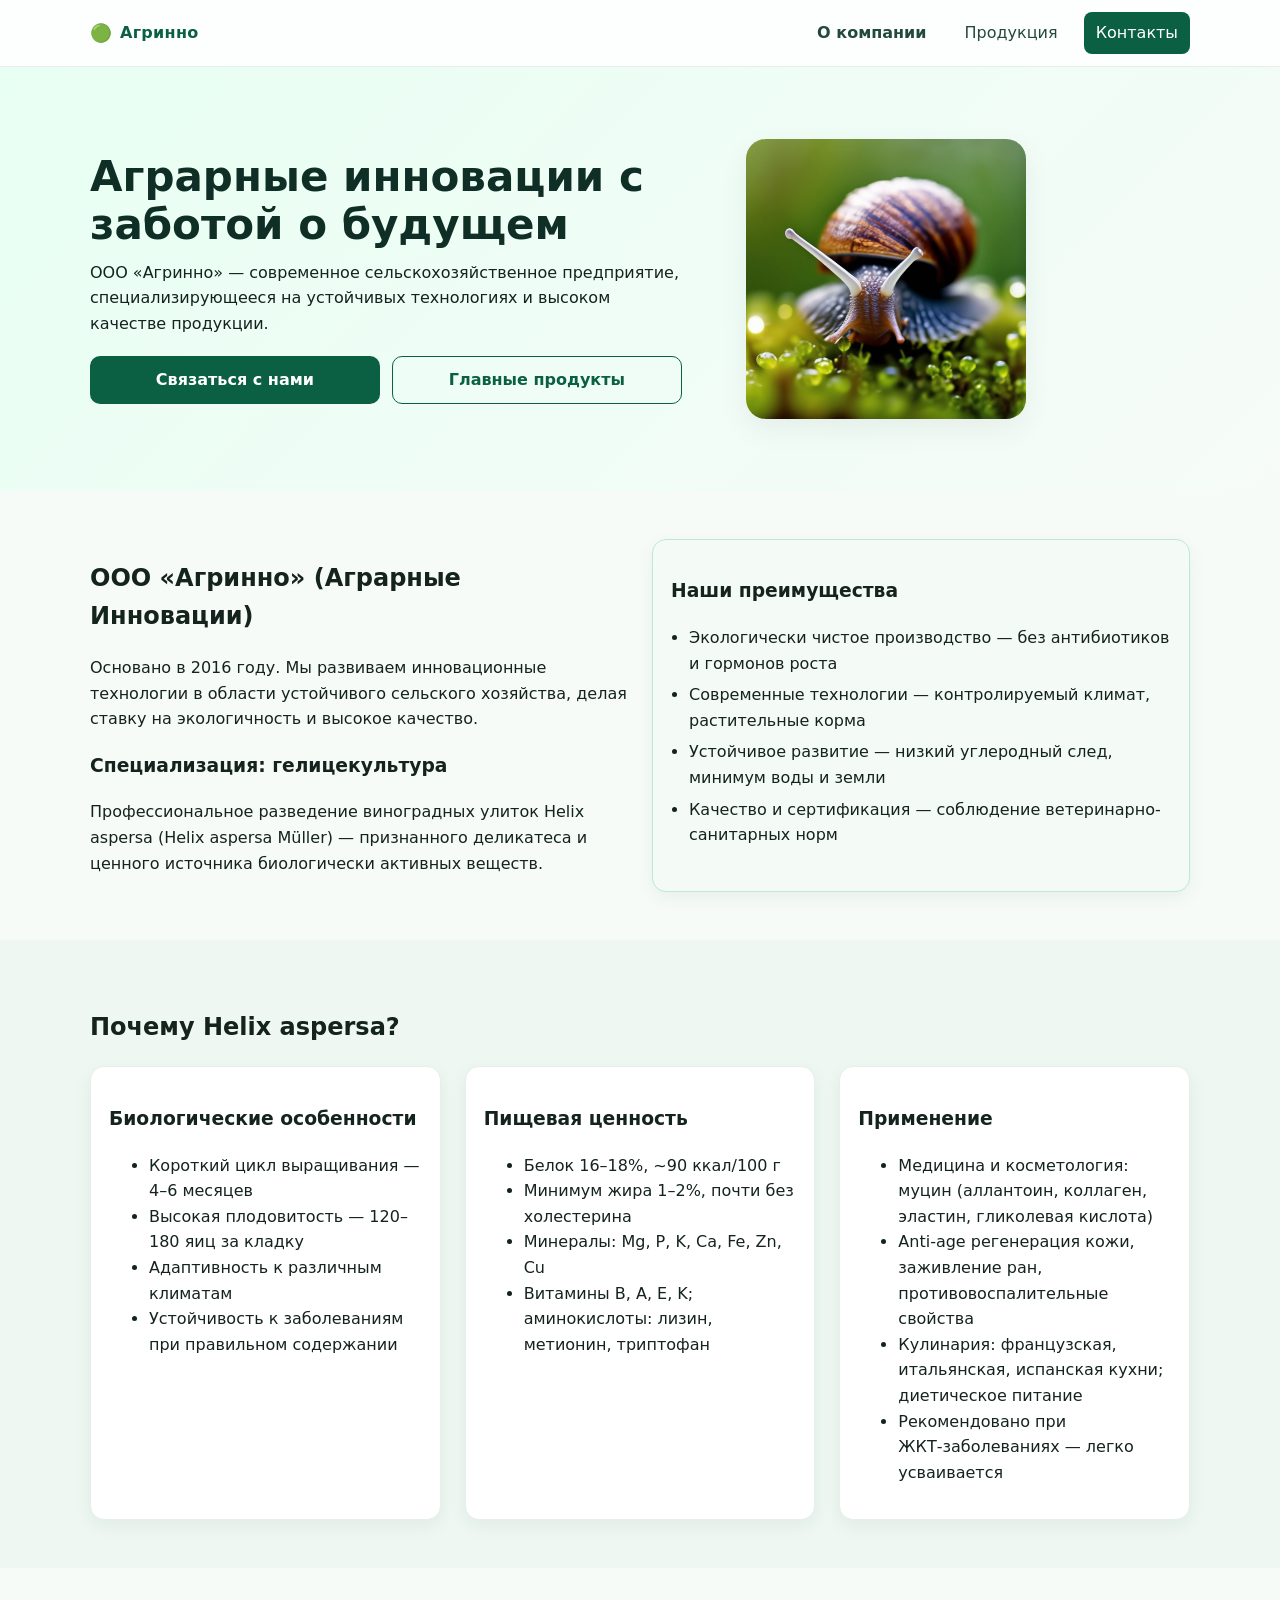
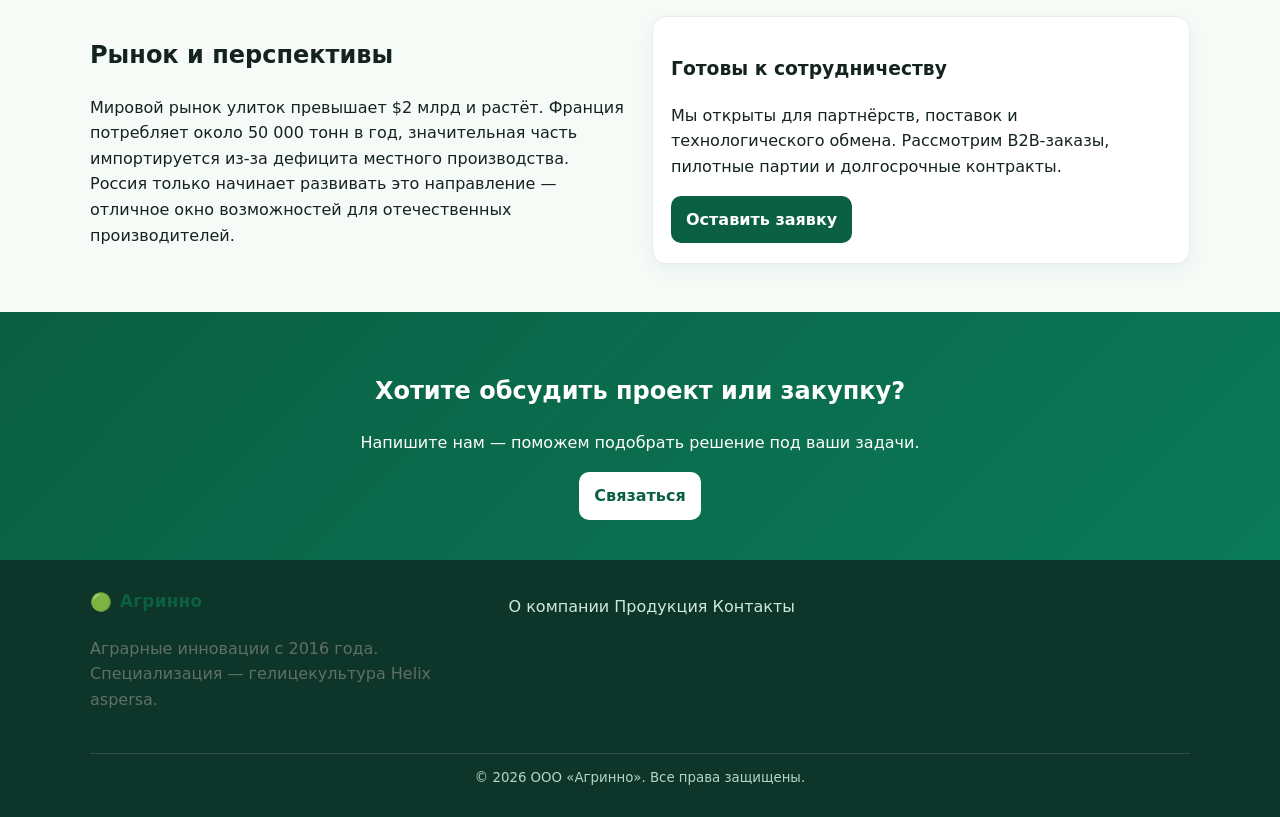
<file: index.html>
<!doctype html>
<html lang="ru">
<head>
  <meta charset="utf-8" />
  <meta name="viewport" content="width=device-width, initial-scale=1" />
  <title>ООО «Агринно» — Аграрные инновации с заботой о будущем</title>
  <meta name="description" content="ООО «Агринно» — современное сельскохозяйственное предприятие. Специализация: гелицекультура (Helix aspersa). Экологично, современно, устойчиво." />
  <link rel="preload" href="styles.css" as="style" />
  <link rel="stylesheet" href="styles.css" />
  <link rel="icon" href="assets/img/favicon.png" />
  <meta property="og:title" content="ООО «Агринно» — Аграрные инновации" />
  <meta property="og:description" content="Гелицекультура Helix aspersa. Экологичное производство, устойчивые технологии, высокое качество." />
  <meta property="og:type" content="website" />
  <meta property="og:url" content="https://example.com/" />
  <meta property="og:image" content="https://example.com/assets/img/og-image.jpg" />
  <script type="application/ld+json">
  {
    "@context": "https://schema.org",
    "@type": ["Organization","LocalBusiness","Farm"],
    "name": "ООО «Агринно»",
    "alternateName": "Аграрные Инновации",
    "foundingDate": "2016",
    "description": "Современное сельскохозяйственное предприятие, специализация — гелицекультура Helix aspersa.",
    "url": "https://example.com",
    "logo": "https://example.com/assets/img/logo.svg",
    "image": "https://example.com/assets/imgg/og-image.jpg",
    "address": {
      "@type": "PostalAddress",
      "addressCountry": "RU"
    },
    "sameAs": []
  }
  </script>
  <script src="script.js" defer></script>
</head>
<body>
  <header class="site-header">
    <div class="container header-inner">
      <a class="logo" href="index.html" aria-label="Агринно — на главную">
        <span class="logo-mark" aria-hidden="true">🟢</span>
        <span class="logo-text">Агринно</span>
      </a>
      <button class="nav-toggle" aria-label="Открыть меню" aria-expanded="false">☰</button>
      <nav class="site-nav" aria-label="Главное меню">
        <a class="nav-link active" href="index.html">О компании</a>
        <a class="nav-link" href="products.html">Продукция</a>
        <a class="nav-link cta" href="contacts.html">Контакты</a>
      </nav>
    </div>
  </header>

  <main>
   <section class="hero" role="region" aria-label="Аграрные инновации">
  <div class="container hero-inner hero-grid">
    <div class="hero-content">
      <h1>Аграрные инновации с заботой о будущем</h1>
      <p>ООО «Агринно» — современное сельскохозяйственное предприятие, специализирующееся на устойчивых технологиях и высоком качестве продукции.</p>
      <div class="hero-actions">
        <a class="btn primary" href="contacts.html">Связаться с нами</a>
        <a class="btn ghost" href="products.html">Главные продукты</a>
      </div>
    </div>

    <figure class="hero-art hero-media">
      <picture>
        <source srcset="imgg/333ecb66afa711eeb3537acfd41307a6_upscaled.jfif">
        <img
          src="imgg/333ecb66afa711eeb3537acfd41307a6_upscaled.jfif"
          width="1200" height="900"
          loading="eager" decoding="async" fetchpriority="high"
          sizes="(min-width: 900px) 40vw, 92vw"
        >
      </picture>
    </figure>
  </div>
</section>

    <section class="section">
      <div class="container grid two">
        <div>
          <h2>ООО «Агринно» (Аграрные Инновации)</h2>
          <p>Основано в 2016 году. Мы развиваем инновационные технологии в области устойчивого сельского хозяйства, делая ставку на экологичность и высокое качество.</p>
          <h3>Специализация: гелицекультура</h3>
          <p>Профессиональное разведение виноградных улиток Helix aspersa (Helix aspersa Müller) — признанного деликатеса и ценного источника биологически активных веществ.</p>
        </div>
        <div class="card highlight">
          <h3>Наши преимущества</h3>
          <ul class="checklist">
            <li>Экологически чистое производство — без антибиотиков и гормонов роста</li>
            <li>Современные технологии — контролируемый климат, растительные корма</li>
            <li>Устойчивое развитие — низкий углеродный след, минимум воды и земли</li>
            <li>Качество и сертификация — соблюдение ветеринарно-санитарных норм</li>
          </ul>
        </div>
      </div>
    </section>

    <section class="section alt">
      <div class="container">
        <h2>Почему Helix aspersa?</h2>
        <div class="grid three">
          <div class="card">
            <h3>Биологические особенности</h3>
            <ul>
              <li>Короткий цикл выращивания — 4–6 месяцев</li>
              <li>Высокая плодовитость — 120–180 яиц за кладку</li>
              <li>Адаптивность к различным климатам</li>
              <li>Устойчивость к заболеваниям при правильном содержании</li>
            </ul>
          </div>
          <div class="card">
            <h3>Пищевая ценность</h3>
            <ul>
              <li>Белок 16–18%, ~90 ккал/100 г</li>
              <li>Минимум жира 1–2%, почти без холестерина</li>
              <li>Минералы: Mg, P, K, Ca, Fe, Zn, Cu</li>
              <li>Витамины B, A, E, K; аминокислоты: лизин, метионин, триптофан</li>
            </ul>
          </div>
          <div class="card">
            <h3>Применение</h3>
            <ul>
              <li>Медицина и косметология: муцин (аллантоин, коллаген, эластин, гликолевая кислота)</li>
              <li>Anti‑age регенерация кожи, заживление ран, противовоспалительные свойства</li>
              <li>Кулинария: французская, итальянская, испанская кухни; диетическое питание</li>
              <li>Рекомендовано при ЖКТ‑заболеваниях — легко усваивается</li>
            </ul>
          </div>
        </div>
      </div>
    </section>

    <section class="section">
      <div class="container grid two">
        <div>
          <h2>Рынок и перспективы</h2>
          <p>Мировой рынок улиток превышает $2 млрд и растёт. Франция потребляет около 50 000 тонн в год, значительная часть импортируется из‑за дефицита местного производства. Россия только начинает развивать это направление — отличное окно возможностей для отечественных производителей.</p>
        </div>
        <div class="card">
          <h3>Готовы к сотрудничеству</h3>
          <p>Мы открыты для партнёрств, поставок и технологического обмена. Рассмотрим B2B‑заказы, пилотные партии и долгосрочные контракты.</p>
          <a class="btn primary" href="contacts.html">Оставить заявку</a>
        </div>
      </div>
    </section>

    <section class="cta">
      <div class="container cta-inner">
        <h2>Хотите обсудить проект или закупку?</h2>
        <p>Напишите нам — поможем подобрать решение под ваши задачи.</p>
        <a class="btn inverse" href="contacts.html">Связаться</a>
      </div>
    </section>
  </main>

  <footer class="site-footer">
    <div class="container footer-grid">
      <div>
        <div class="logo footer-logo"><span class="logo-mark">🟢</span><span class="logo-text">Агринно</span></div>
        <p class="muted">Аграрные инновации с 2016 года. Специализация — гелицекультура Helix aspersa.</p>
      </div>
      <nav class="footer-nav" aria-label="Навигация в подвале">
        <a href="index.html">О компании</a>
        <a href="products.html">Продукция</a>
        <a href="contacts.html">Контакты</a>
      </nav>
      <div class="footer-copy">
        <small>© <span id="year"></span> ООО «Агринно». Все права защищены.</small>
      </div>
    </div>
  </footer>
</body>
</html>
</file>
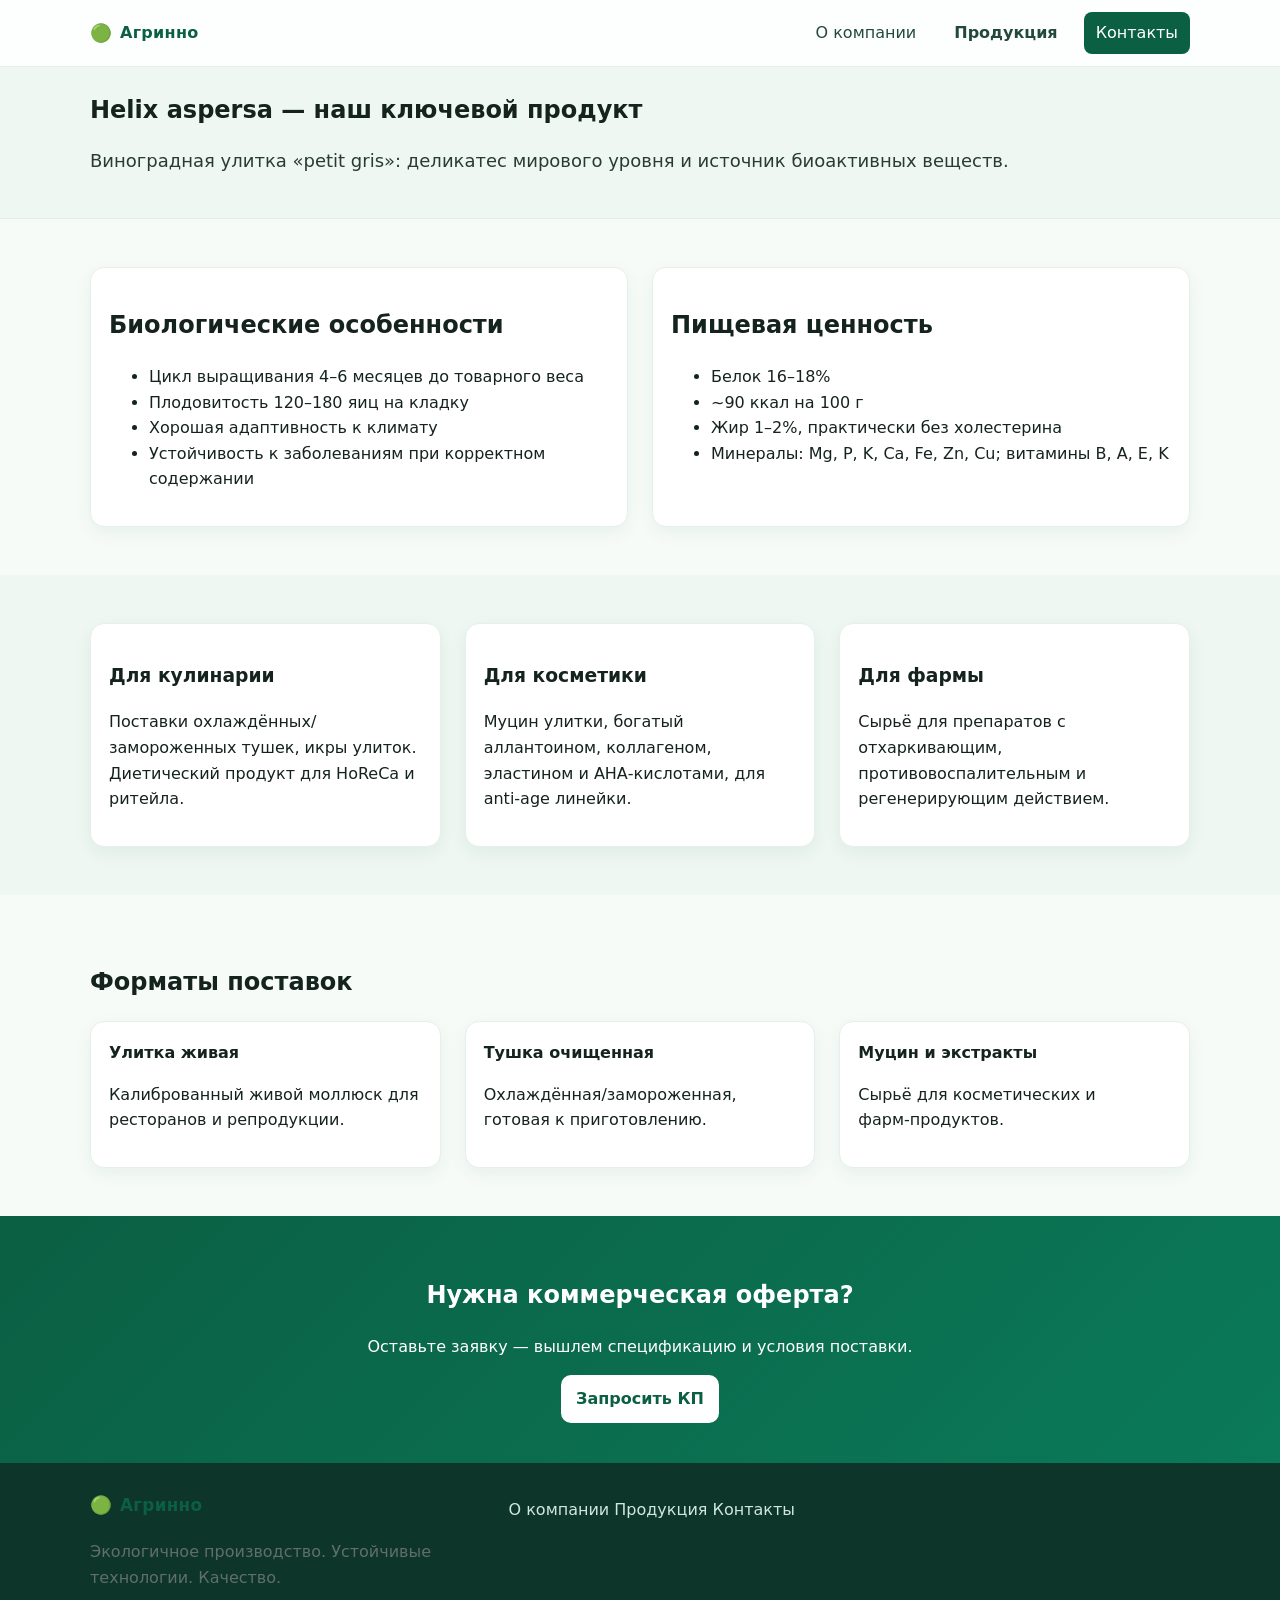
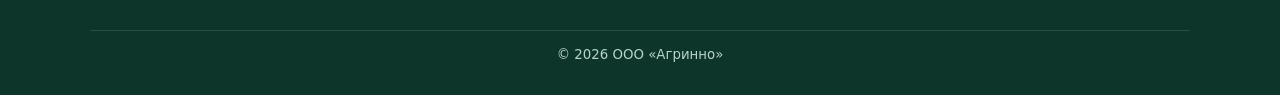
<file: products.html>
<!doctype html>
<html lang="ru">
<head>
  <meta charset="utf-8" />
  <meta name="viewport" content="width=device-width, initial-scale=1" />
  <title>Продукция — ООО «Агринно»</title>
  <meta name="description" content="Helix aspersa — пищевая ценность, особенности разведения, сферы применения: кулинария, косметология, фармацевтика." />
  <link rel="preload" href="styles.css" as="style" />
  <link rel="stylesheet" href="styles.css" />
  <link rel="icon" href="assets/img/favicon.png" />
  <script src="script.js" defer></script>
</head>
<body>
  <header class="site-header">
    <div class="container header-inner">
      <a class="logo" href="index.html"><span class="logo-mark">🟢</span><span class="logo-text">Агринно</span></a>
      <button class="nav-toggle" aria-label="Открыть меню" aria-expanded="false">☰</button>
      <nav class="site-nav" aria-label="Главное меню">
        <a class="nav-link" href="index.html">О компании</a>
        <a class="nav-link active" href="products.html">Продукция</a>
        <a class="nav-link cta" href="contacts.html">Контакты</a>
      </nav>
    </div>
  </header>

  <main>
    <section class="page-hero">
      <div class="container">
        <h1>Helix aspersa — наш ключевой продукт</h1>
        <p class="lead">Виноградная улитка «petit gris»: деликатес мирового уровня и источник биоактивных веществ.</p>
      </div>
    </section>

    <section class="section">
      <div class="container grid two">
        <div class="card">
          <h2>Биологические особенности</h2>
          <ul>
            <li>Цикл выращивания 4–6 месяцев до товарного веса</li>
            <li>Плодовитость 120–180 яиц на кладку</li>
            <li>Хорошая адаптивность к климату</li>
            <li>Устойчивость к заболеваниям при корректном содержании</li>
          </ul>
        </div>
        <div class="card">
          <h2>Пищевая ценность</h2>
          <ul>
            <li>Белок 16–18%</li>
            <li>~90 ккал на 100 г</li>
            <li>Жир 1–2%, практически без холестерина</li>
            <li>Минералы: Mg, P, K, Ca, Fe, Zn, Cu; витамины B, A, E, K</li>
          </ul>
        </div>
      </div>
    </section>

    <section class="section alt">
      <div class="container grid three">
        <div class="card">
          <h3>Для кулинарии</h3>
          <p>Поставки охлаждённых/замороженных тушек, икры улиток. Диетический продукт для HoReCa и ритейла.</p>
        </div>
        <div class="card">
          <h3>Для косметики</h3>
          <p>Муцин улитки, богатый аллантоином, коллагеном, эластином и AHA‑кислотами, для anti‑age линейки.</p>
        </div>
        <div class="card">
          <h3>Для фармы</h3>
          <p>Сырьё для препаратов с отхаркивающим, противовоспалительным и регенерирующим действием.</p>
        </div>
      </div>
    </section>

    <section class="section">
      <div class="container">
        <h2>Форматы поставок</h2>
        <div class="grid three">
          <div class="card product">
            <h4>Улитка живая</h4>
            <p>Калиброванный живой моллюск для ресторанов и репродукции.</p>
          </div>
          <div class="card product">
            <h4>Тушка очищенная</h4>
            <p>Охлаждённая/замороженная, готовая к приготовлению.</p>
          </div>
          <div class="card product">
            <h4>Муцин и экстракты</h4>
            <p>Сырьё для косметических и фарм‑продуктов.</p>
          </div>
        </div>
      </div>
    </section>

    <section class="cta">
      <div class="container cta-inner">
        <h2>Нужна коммерческая оферта?</h2>
        <p>Оставьте заявку — вышлем спецификацию и условия поставки.</p>
        <a class="btn inverse" href="contacts.html">Запросить КП</a>
      </div>
    </section>
  </main>

  <footer class="site-footer">
    <div class="container footer-grid">
      <div>
        <div class="logo footer-logo"><span class="logo-mark">🟢</span><span class="logo-text">Агринно</span></div>
        <p class="muted">Экологичное производство. Устойчивые технологии. Качество.</p>
      </div>
      <nav class="footer-nav" aria-label="Навигация в подвале">
        <a href="index.html">О компании</a>
        <a href="products.html">Продукция</a>
        <a href="contacts.html">Контакты</a>
      </nav>
      <div class="footer-copy">
        <small>© <span id="year"></span> ООО «Агринно»</small>
      </div>
    </div>
  </footer>
</body>
</html>
</file>
<file: styles.css>
/* ====== Reset & base ====== */
* { box-sizing: border-box; }
html, body { margin: 0; padding: 0; }
html { color-scheme: light dark; }
body {
  font-family: system-ui, -apple-system, Segoe UI, Roboto, Ubuntu, Cantarell, Noto Sans, Arial, "Apple Color Emoji", "Segoe UI Emoji";
  line-height: 1.6;
  color: #15231f;
  background: #f6fbf8;
}
img { max-width: 100%; display: block; }
.container { width: min(1100px, 92%); margin: 0 auto; }
.muted { color: #5f6f69; }
.lead { font-size: 1.125rem; color: #2a3a35; }

/* ====== Header & nav ====== */
.site-header {
  position: sticky; top: 0; z-index: 10;
  background: rgba(255,255,255,0.8); backdrop-filter: blur(8px);
  border-bottom: 1px solid #e6efe9;
}
.header-inner { display: flex; align-items: center; justify-content: space-between; padding: 12px 0; }
.logo { display: inline-flex; align-items: center; gap: 8px; font-weight: 700; color: #0b5f43; text-decoration: none; }
.logo-mark { font-size: 1.1rem; }
.logo-text { letter-spacing: 0.3px; }

.nav-toggle { display: none; background: none; border: none; font-size: 1.3rem; }
.site-nav { display: flex; gap: 14px; }
.site-nav a { color: #23493e; text-decoration: none; padding: 8px 12px; border-radius: 8px; }
.site-nav a:hover { background: #e9f5ef; }
.nav-link.active { font-weight: 700; }
.nav-link.cta { background: #0b5f43; color: #fff; }
.nav-link.cta:hover { background: #0a533b; }

/* ====== Hero ====== */
.hero {
  position: relative; isolation: isolate;
  background: linear-gradient(135deg, #e8fff3 0%, #f6fbf8 100%);
}
.hero-inner { display: grid; grid-template-columns: 1.1fr 0.9fr; gap: 28px; align-items: center; padding: 56px 0; }
.hero-content h1 { margin: 0 0 10px; font-size: clamp(28px, 4vw, 42px); line-height: 1.15; color: #0f2f26; }
.hero-content p { margin: 0 0 20px; }
.hero-actions { display: flex; gap: 12px; }
.hero-art { height: 280px; border-radius: 16px; background: url('assets/img/hero.jpg') center/cover no-repeat, linear-gradient(135deg, #d8f5e8, #f0fff7); box-shadow: 0 10px 30px rgba(23,93,63,0.15); }

/* ====== Sections ====== */
.section { padding: 48px 0; }
.section.alt { background: #eef7f2; }
.grid.two { display: grid; grid-template-columns: 1fr 1fr; gap: 24px; }
.grid.three { display: grid; grid-template-columns: repeat(3, 1fr); gap: 24px; }
.card { background: #fff; border: 1px solid #e6efe9; border-radius: 14px; padding: 18px; box-shadow: 0 6px 18px rgba(9,60,43,0.06); }
.card.highlight { border-color: #bfe8d4; background: #f4fbf7; }
.checklist { padding-left: 18px; }
.checklist li { margin: 6px 0; }

/* ====== CTA ====== */
.cta { background: linear-gradient(135deg, #0b5f43, #0a7a58); color: #fff; }
.cta-inner { padding: 40px 0; text-align: center; }
.cta .btn.inverse { background: #fff; color: #0b5f43; }

/* ====== Footer ====== */
.site-footer { background: #0e352a; color: #d8f1e6; }
.footer-grid { display: grid; grid-template-columns: 1.2fr 1fr 1fr; gap: 24px; padding: 28px 0; }
.footer-nav a { display: inline-block; color: #cfe8dd; text-decoration: none; margin: 6px 0; }
.footer-nav a:hover { color: #fff; }
.footer-logo { font-size: 1.05rem; margin-bottom: 4px; }
.footer-copy { grid-column: 1 / -1; border-top: 1px solid rgba(255,255,255,0.12); padding-top: 10px; text-align: center; color: #b8d3c9; }

/* ====== Buttons ====== */
.btn { display: inline-flex; align-items: center; justify-content: center; gap: 8px; padding: 10px 14px; border-radius: 10px; text-decoration: none; font-weight: 600; border: 1px solid transparent; transition: transform .05s ease, background .2s ease; }
.btn:hover { transform: translateY(-1px); }
.btn.primary { background: #0b5f43; color: #fff; }
.btn.primary:hover { background: #0a533b; }
.btn.ghost { background: transparent; color: #0b5f43; border-color: #0b5f43; }

/* ====== Page hero ====== */
.page-hero { background: #eef7f2; border-bottom: 1px solid #e1efe8; padding: 24px 0; }
.page-hero h1 { margin: 0 0 6px; }

/* ====== Forms ====== */
.form .field { margin-bottom: 14px; }
.field label { display: block; margin-bottom: 6px; font-weight: 600; }
.field input, .field textarea { width: 100%; padding: 10px 12px; border: 1px solid #cfe2da; border-radius: 10px; background: #fcfffd; color: #15231f; }
.field input:focus, .field textarea:focus { outline: 2px solid #9bd4bc; border-color: #67bd9b; }
.field.inline label { font-weight: 500; }
.error { color: #b23a3a; min-height: 16px; display: block; }
.status { margin-top: 8px; min-height: 18px; color: #0b5f43; }

/* ====== Contacts page ====== */
.contacts-list { list-style: none; padding: 0; margin: 0; }
.contacts-list li { margin: 6px 0; }
.map-placeholder { height: 220px; border-radius: 12px; background: url('assets/img/map.jpg') center/cover no-repeat, #e6efe9; border: 1px solid #d9ebe2; }

/* ====== Products page ====== */
.product h4 { margin: 0 0 6px; }

/* ====== Responsive ====== */
@media (max-width: 900px) {
  .hero-inner { grid-template-columns: 1fr; }
  .grid.two { grid-template-columns: 1fr; }
  .grid.three { grid-template-columns: 1fr; }
  .site-nav { position: fixed; inset: 40px 0 auto 0; background: #ffffff; border-bottom: 1px solid #e6efe9; padding: 12px; transform: translateY(-120%); transition: transform .2s ease; flex-direction: column; gap: 6px; }
  .site-nav.open { transform: translateY(0); }
  .nav-toggle { display: inline-flex; }
}

@media (prefers-color-scheme: dark) {
  body { background: #0f201b; color: #e8f5ef; }
  .section.alt { background: #0b2821; }
  .card { background: #0e2922; border-color: #1d3e34; box-shadow: none; }
  .card.highlight { background: #123229; border-color: #1e463b; }
  .site-header { background: rgba(8,26,21,0.7); border-bottom-color: #143a30; }
  .site-nav a { color: #daf3ea; }
  .site-nav a:hover { background: #163f34; }
  .nav-link.cta { background: #0a7a58; }
  .hero { background: linear-gradient(135deg, #06241c 0%, #0f201b 100%); }
  .hero-art { box-shadow: none; }
  .cta { background: linear-gradient(135deg, #095945, #0b6f51); }
  .site-footer { background: #081713; }
  .field input, .field textarea { background: #0a1f19; border-color: #1b3b31; color: #e8f5ef; }
  .field input:focus, .field textarea:focus { outline-color: #2b8a6e; border-color: #2b8a6e; }
  .map-placeholder { border-color: #1b3b31; }
}

.hero-grid {
  display: grid;
  align-items: center;
  gap: 24px;
}

/* Две колонки на ≥900px: текст слева шире, фото справа */
@media (min-width: 900px) {
  .hero-grid { grid-template-columns: 1.1fr 0.9fr; }
}

/* Фото-блок справа */
.hero-media {
  border-radius: 20px;
  overflow: hidden;
  aspect-ratio: 5 / 5;             /* подстраивает высоту аккуратно */
  background: linear-gradient(180deg, #eaf7ef 0%, #edf9f3 100%);
  box-shadow: 0 10px 30px rgba(0,0,0,0.06);
}
.hero-media img {
  width: 100%;
  height: 100%;
  display: block;
  object-fit: cover;
  object-position: right;          /* можно сменить на center right/left */
}

/* Кнопки: если нужно, чтобы на мобиле были столбиком */
.hero-actions { display: grid; gap: 12px; }
@media (min-width: 560px) { .hero-actions { grid-auto-flow: column; grid-auto-columns: 1fr; } }
</file>
